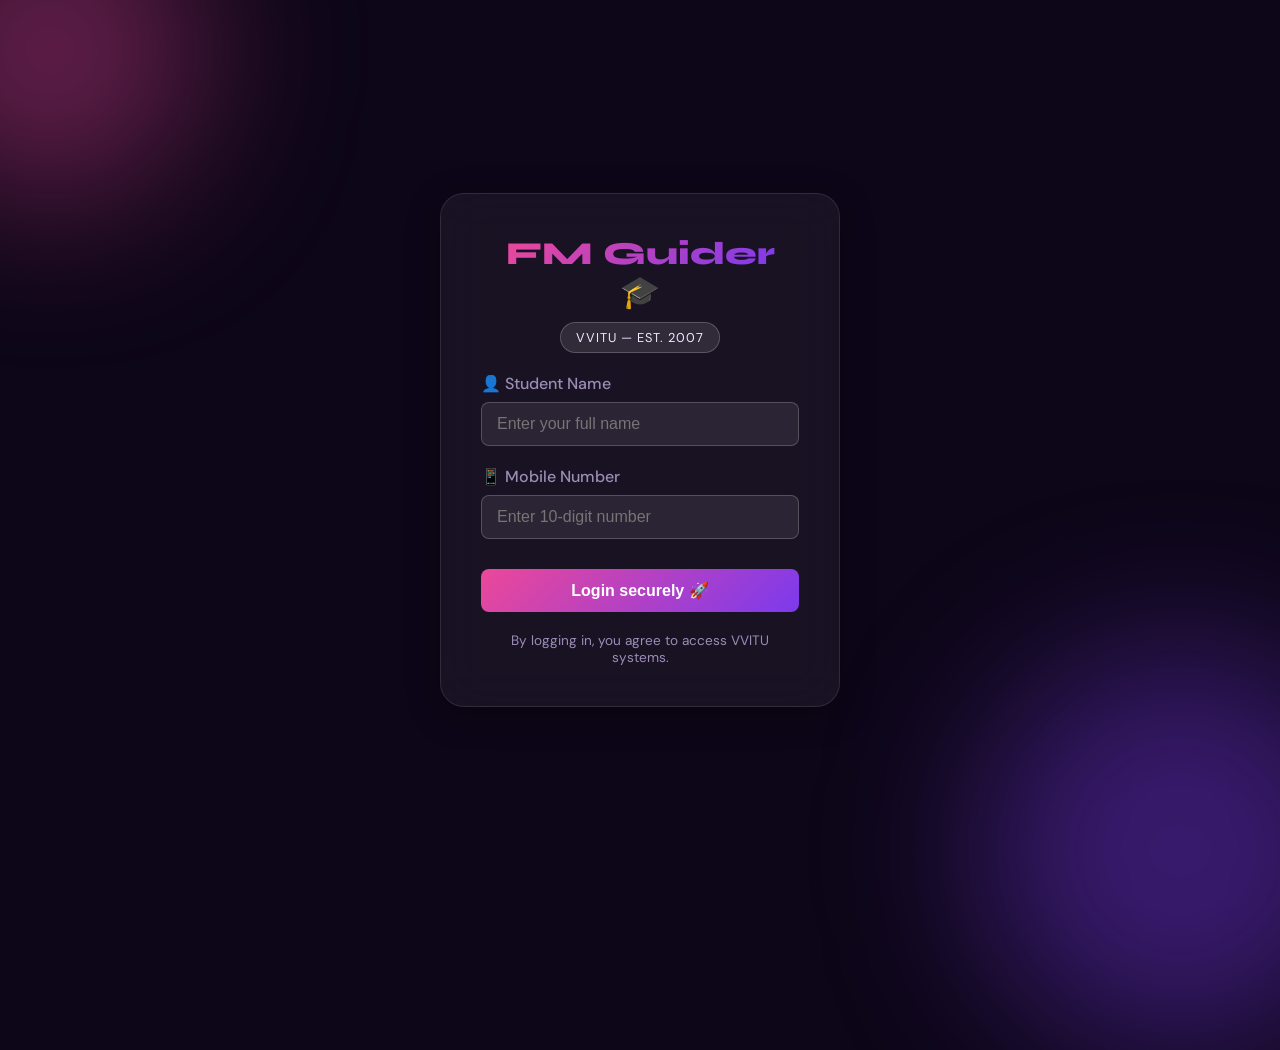
<file: templates/login.html>
<!DOCTYPE html>
<html lang="en">

<head>
    <meta charset="UTF-8">
    <meta name="viewport" content="width=device-width, initial-scale=1.0">
    <title>Login - FM Guider VVITU</title>
    <link rel="stylesheet" href="/static/style.css">
</head>

<body>
    <div class="floating-orb orb-1"></div>
    <div class="floating-orb orb-2"></div>
    <div class="auth-container">
        <div class="auth-card float-anim">
            <h1 class="syne-font"><span class="gradient-text">FM Guider</span> 🎓</h1>
            <p class="badge" style="display:inline-block; margin-top:10px;">VVITU — EST. 2007</p>

            <form id="loginForm" action="/login" method="POST">
                <div class="input-group">
                    <label>👤 Student Name</label>
                    <input type="text" id="student_name" name="student_name" placeholder="Enter your full name"
                        required>
                </div>
                <div class="input-group">
                    <label>📱 Mobile Number</label>
                    <input type="tel" id="mobile_number" name="mobile_number" placeholder="Enter 10-digit number"
                        pattern="[0-9]{10}" maxlength="10" minlength="10"
                        oninput="this.value = this.value.replace(/[^0-9]/g, '');" required>
                </div>
                <button type="submit" id="submitBtn" class="btn-primary" style="margin-top: 10px;">Login securely
                    🚀</button>
            </form>

            <p style="margin-top: 20px; font-size: 0.85rem; color: var(--muted);">By logging in, you agree to access
                VVITU systems.</p>
        </div>
    </div>

    <script>
        // ============================================================
        //  🔗 PASTE YOUR GOOGLE APPS SCRIPT WEB APP URL BELOW
        // ============================================================
        const GAS_WEB_URL = "https://script.google.com/macros/s/AKfycbxFUJ4bVBKF7SjKN7crFamSCXb6MhDTUi-v_a7Mm6e151IyyyOeUOOPBHEDmZ3Mdv2A/exec";

        document.getElementById('loginForm').addEventListener('submit', async function (e) {
            e.preventDefault();

            const form = this;
            const btn = document.getElementById('submitBtn');
            const name = document.getElementById('student_name').value.trim();
            const mobile = document.getElementById('mobile_number').value.trim();

            if (mobile.length !== 10) {
                alert("Please enter a valid 10-digit mobile number.");
                return;
            }

            btn.disabled = true;
            btn.innerHTML = "Logging in... ✨";

            try {
                // Send data to Google Sheets via GAS in the background
                await fetch(GAS_WEB_URL, {
                    method: 'POST',
                    headers: { 'Content-Type': 'text/plain;charset=utf-8' },
                    body: JSON.stringify({
                        action: 'login',
                        name: name,
                        mobile: mobile
                    }),
                    mode: 'no-cors' // Fire and forget seamlessly to avoid CORS errors disrupting the login flow
                });
            } catch (err) {
                console.error("GAS Error (Ignored): ", err);
            }

            // Finally, natively submit the form to Flask backend to establish the session user & redirect!
            form.submit();
        });
    </script>
</body>

</html>
</file>
<file: static/style.css>
@import url('https://fonts.googleapis.com/css2?family=DM+Sans:wght@400;500;700&family=Syne:wght@700;800&display=swap');
:root {
  --pink: #ec4899;
  --purple: #7c3aed;
  --magenta: #d946ef;
  --dark: #0d0618;
  --text: #f0e8ff;
  --muted: #9c8db5;
  --gradient-primary: linear-gradient(135deg, var(--pink), var(--purple));
  --gradient-ticker: linear-gradient(135deg, #f72585, #7209b7);
  --gradient-header: linear-gradient(135deg, #1a0533, #3a0ca3, #7209b7);
}
* { box-sizing: border-box; margin: 0; padding: 0; }
body { font-family: 'DM Sans', sans-serif; background-color: var(--dark); color: var(--text); overflow-x: hidden; scroll-behavior: smooth; }
h1, h2, h3, h4, .syne-font { font-family: 'Syne', sans-serif; font-weight: 800; }
a { text-decoration: none; color: inherit; }
/* GLOBALS */
.gradient-text {
  background: var(--gradient-primary);
  -webkit-background-clip: text;
  -webkit-text-fill-color: transparent;
  display: inline-block;
}
/* ANIMATIONS */
@keyframes float {
  0% { transform: translateY(0); }
  50% { transform: translateY(-8px); }
  100% { transform: translateY(0); }
}
@keyframes pulseGlow {
  0% { box-shadow: 0 0 0 0 rgba(6, 255, 165, 0.4); }
  70% { box-shadow: 0 0 0 10px rgba(6, 255, 165, 0); }
  100% { box-shadow: 0 0 0 0 rgba(6, 255, 165, 0); }
}
@keyframes scrollTicker {
  0% { transform: translateX(0); }
  100% { transform: translateX(-50%); }
}
.float-anim { animation: float 3s ease-in-out infinite; }
/* AUTH/LOGIN PAGE */
.auth-container { display: flex; justify-content: center; align-items: center; min-height: 100vh; position: relative; overflow: hidden; padding: 20px; }
.auth-card {
  background: rgba(255, 255, 255, 0.05); backdrop-filter: blur(24px); -webkit-backdrop-filter: blur(24px);
  border: 1px solid rgba(255, 255, 255, 0.1); border-radius: 24px; padding: 40px; width: 100%; max-width: 400px;
  text-align: center; position: relative; z-index: 10; box-shadow: 0 8px 32px 0 rgba(0, 0, 0, 0.37);
}
.floating-orb { position: absolute; border-radius: 50%; filter: blur(80px); z-index: 1; animation: float 5s ease-in-out infinite; }
.orb-1 { width: 300px; height: 300px; background: rgba(236, 72, 153, 0.4); top: -100px; left: -100px; }
.orb-2 { width: 400px; height: 400px; background: rgba(124, 58, 237, 0.4); bottom: -150px; right: -100px; animation-delay: 2s; }
.input-group { margin-bottom: 20px; text-align: left; }
.input-group label { display: block; margin-bottom: 8px; font-weight: 500; color: var(--muted); }
.input-group input { width: 100%; padding: 12px 15px; border-radius: 8px; background: rgba(255, 255, 255, 0.08); border: 1px solid rgba(255, 255, 255, 0.2); color: white; font-size: 1rem; outline: none; transition: 0.2s; }
.input-group input:focus { border-color: var(--pink); box-shadow: 0 0 10px rgba(236,72,153,0.2); }
.btn-primary { background: var(--gradient-primary); color: white; border: none; padding: 12px 24px; border-radius: 8px; font-size: 1rem; font-weight: 600; cursor: pointer; transition: 0.2s; width: 100%; display:inline-block; }
.btn-primary:hover { transform: translateY(-2px); box-shadow: 0 4px 15px rgba(236, 72, 153, 0.4); }
/* NAVBAR */
.navbar { position: fixed; top: 0; width: 100%; z-index: 100; backdrop-filter: blur(10px); display: flex; justify-content: space-between; padding: 15px 5%; border-bottom: 1px solid rgba(255,255,255,0.05); }
.nav-logo h2 { margin: 0; }
.nav-actions { display: flex; gap: 15px; align-items: center; }
.nav-actions .badge-user { background: rgba(255,255,255,0.1); padding: 8px 15px; border-radius: 20px; font-size: 0.9rem; }
.nav-actions .logout { color: #ff4b4b; transition: 0.2s; }
.nav-actions .logout:hover { text-shadow: 0 0 10px rgba(255,75,75,0.5); }
/* TICKER */
.ticker-wrap { width: 100%; overflow: hidden; background: var(--gradient-ticker); padding: 8px 0; position: relative; margin-top: 60px; }
.ticker-content { display: flex; white-space: nowrap; animation: scrollTicker 35s linear infinite; width: max-content;}
.ticker-wrap:hover .ticker-content { animation-play-state: paused; }
.ticker-item { padding: 0 20px; font-weight: bold; font-size: 0.95rem; display: flex; align-items: center; gap: 20px;}
.ticker-item span { color: #ffd700; } /* Yellow dots */
/* HERO SECTION */
.hero { min-height: 80vh; display: flex; flex-direction: column; justify-content: center; align-items: center; text-align: center; padding: 0 20px; position: relative; }
.hero::before { content: ''; position: absolute; width: 60vw; height: 60vh; background: radial-gradient(circle, rgba(124,58,237,0.2) 0%, rgba(0,0,0,0) 70%); z-index: -1; }
.badge { background: rgba(255,255,255,0.1); border: 1px solid rgba(255,255,255,0.2); padding: 6px 15px; border-radius: 20px; font-size: 0.8rem; letter-spacing: 1px; margin-bottom: 20px; }
.hero h1 { font-size: 3.5rem; margin-bottom: 10px; }
.subtitle { font-size: 1.2rem; color: var(--muted); margin-bottom: 10px; max-width: 600px; }
.motto { color: var(--pink); font-style: italic; margin-bottom: 30px; }
.hero-btns { display: flex; gap: 15px; flex-wrap: wrap; justify-content: center;}
.btn-outline { border: 2px solid var(--pink); padding: 12px 24px; border-radius: 8px; font-weight: 600; cursor: pointer; transition: 0.2s; }
.btn-outline:hover { background: rgba(236,72,153,0.1); }
/* STATS BAR */
.stats-bar { display: flex; justify-content: center; gap: 40px; padding: 40px 20px; background: rgba(255,255,255,0.02); flex-wrap: wrap; border-top: 1px solid rgba(255,255,255,0.05); border-bottom: 1px solid rgba(255,255,255,0.05); }
.stat-item h3 { font-size: 2rem; background: var(--gradient-primary); -webkit-background-clip: text; -webkit-text-fill-color: transparent; }
.stat-item p { color: var(--muted); font-size: 0.9rem; }
/* GALLERY */
.gallery-section { padding: 80px 5%; max-width: 1200px; margin: 0 auto; }
.gallery-section h2 { text-align: center; margin-bottom: 40px; font-size: 2.5rem; }
.grid-container { display: grid; grid-template-columns: repeat(12, 1fr); gap: 20px; }
.gallery-img { border-radius: 16px; overflow: hidden; position: relative; cursor: zoom-in; }
.gallery-img img { width: 100%; height: 100%; object-fit: cover; transition: transform 0.4s; }
.gallery-img:hover img { transform: scale(1.05); }
.gallery-img::after { content: '🔍'; position: absolute; top: 0; left: 0; width: 100%; height: 100%; background: rgba(0,0,0,0.4); display: flex; justify-content: center; align-items: center; opacity: 0; transition: 0.3s; font-size: 2rem; }
.gallery-img:hover::after { opacity: 1; }
.img1 { grid-column: span 7; height: 300px; }
.img2 { grid-column: span 5; height: 300px; }
.img3 { grid-column: span 4; height: 250px; }
.img4 { grid-column: span 4; height: 250px; }
@media (max-width: 768px) {
  .img1, .img2, .img3, .img4 { grid-column: span 12; height: 250px;}
  .stats-bar { gap: 20px; }
  .badge-user { display: none; }
}
/* CTA CARD */
.cta-card { margin: 60px auto; padding: 40px; max-width: 600px; background: rgba(255,255,255,0.05); border-radius: 24px; text-align: center; border: 1px solid rgba(255,255,255,0.1); backdrop-filter: blur(10px); }
.cta-card h2 { margin: 15px 0; }
/* FOOTER */
footer { text-align: center; padding: 40px 20px; border-top: 1px solid rgba(255,255,255,0.05); color: var(--muted); }
/* MODALS */
.modal { display: none; position: fixed; top: 0; left: 0; width: 100%; height: 100%; background: rgba(0,0,0,0.9); z-index: 1000; justify-content: center; align-items: center; flex-direction: column; }
.modal-close { position: absolute; top: 20px; right: 30px; color: white; font-size: 2rem; cursor: pointer; }
.modal iframe { width: 90vw; height: 85vh; border: none; border-radius: 12px; background: white; }
/* LIGHTBOX */
.lightbox { display: none; position: fixed; top: 0; left: 0; width: 100%; height: 100%; background: rgba(0,0,0,0.95); z-index: 2000; justify-content: center; align-items: center; }
.lb-img { max-width: 90%; max-height: 90%; object-fit: contain; }
.lb-nav { position: absolute; top: 50%; transform: translateY(-50%); font-size: 3rem; color: white; cursor: pointer; padding: 20px; user-select: none; }
.lb-prev { left: 20px; } .lb-next { right: 20px; }
.lb-close { position: absolute; top: 20px; right: 30px; font-size: 2rem; color: white; cursor: pointer; }
/* CHAT INTERFACE */
.chat-container { display: flex; flex-direction: column; height: 100vh; position: relative;}
.chat-header { background: var(--gradient-header); padding: 15px 20px; display: flex; align-items: center; gap: 15px; position: sticky; top:0; z-index: 50; }
.chat-header .back-btn { font-size: 1.5rem; color: white; cursor: pointer; }
.online-dot { width: 10px; height: 10px; background: #06ffa5; border-radius: 50%; animation: pulseGlow 2s infinite; margin-left: auto; }
.chat-area { flex-grow: 1; padding: 20px; overflow-y: auto; display: flex; flex-direction: column; gap: 15px; max-width: 800px; margin: 0 auto; width: 100%; justify-content: flex-start;}
.msg { padding: 12px 18px; border-radius: 20px; max-width: 75%; font-size: 0.95rem; line-height: 1.4; }
.msg-bot { background: #f4f0ff; color: #1a0533; border: 1px solid var(--purple); align-self: flex-start; border-bottom-left-radius: 4px; }
.msg-user { background: var(--gradient-primary); color: white; align-self: flex-end; border-bottom-right-radius: 4px; }
.chat-input-bar { padding: 15px; background: rgba(0,0,0,0.5); border-top: 1px solid rgba(255,255,255,0.1); display: flex; gap: 10px; max-width: 800px; margin: 0 auto; width: 100%;}
.chat-input { flex-grow: 1; background: #f8f5ff; border: none; padding: 15px; border-radius: 24px; color: #333; font-size: 1rem; outline: none; }
.btn-send { background: var(--gradient-primary); border: none; width: 50px; height: 50px; border-radius: 50%; display: flex; justify-content: center; align-items: center; color: white; font-size: 1.2rem; cursor: pointer; transition: 0.2s;}
.btn-send:hover { transform: scale(1.05); }
/* PILLS */
.pills-wrap { overflow: hidden; white-space: nowrap; padding: 10px 0; background: rgba(255,255,255,0.02); border-bottom: 1px solid rgba(255,255,255,0.05); width: 100%;}
.pills-content { display: flex; animation: scrollTicker 22s linear infinite; width: max-content; gap: 10px; padding: 0 10px;}
.pills-wrap:hover .pills-content { animation-play-state: paused; }
.pill { background: white; color: var(--purple); border: 1px solid var(--purple); padding: 8px 16px; border-radius: 20px; font-size: 0.85rem; cursor: pointer; transition: 0.2s; font-weight: 600;}
.pill:hover, .pill.active { background: var(--gradient-primary); color: white; border-color: transparent; }
/* TYPING INDICATOR */
.typing { display: none; gap: 5px; padding: 15px 18px; background: #f4f0ff; border-radius: 20px; align-self: flex-start; border-bottom-left-radius: 4px; }
.dot { width: 8px; height: 8px; border-radius: 50%; animation: float 1s infinite alternate;}
.dot:nth-child(1) { background: var(--pink); animation-delay: 0s; }
.dot:nth-child(2) { background: var(--magenta); animation-delay: 0.2s; }
.dot:nth-child(3) { background: var(--purple); animation-delay: 0.4s; }
</file>
